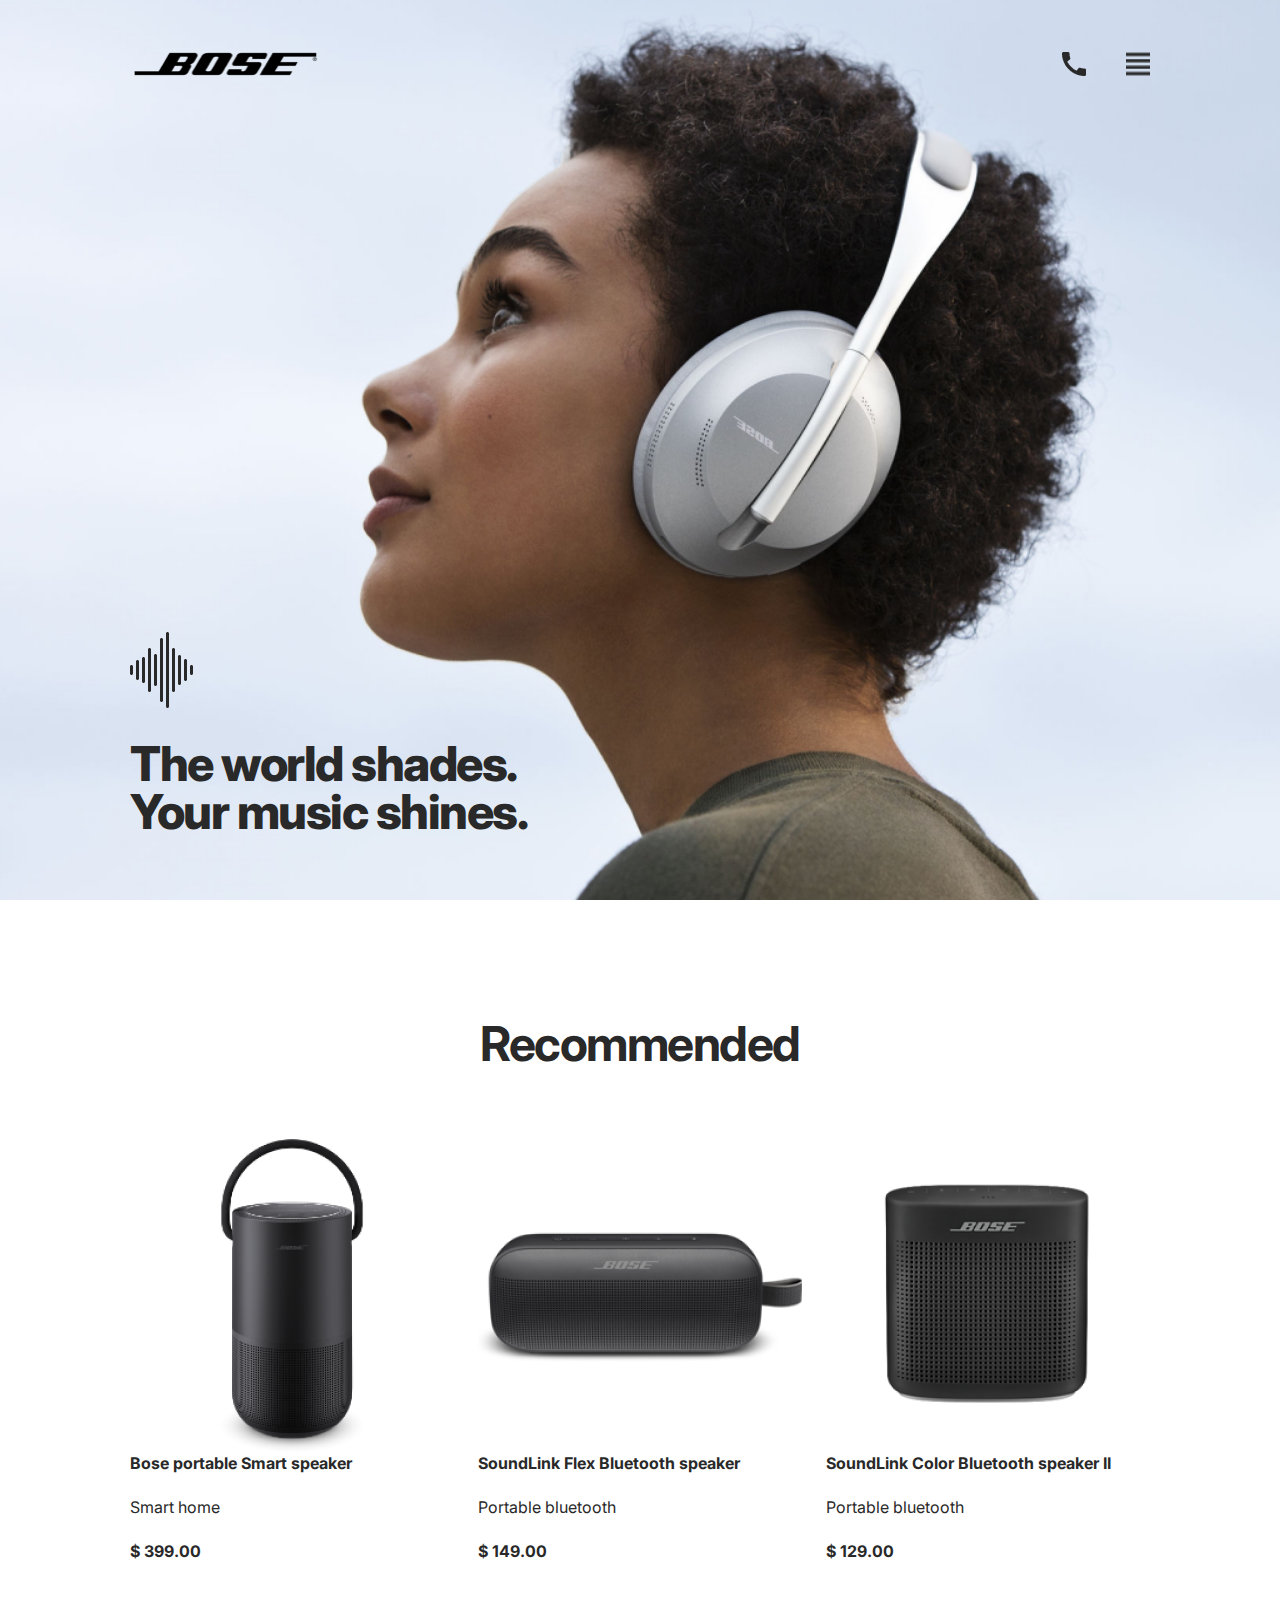
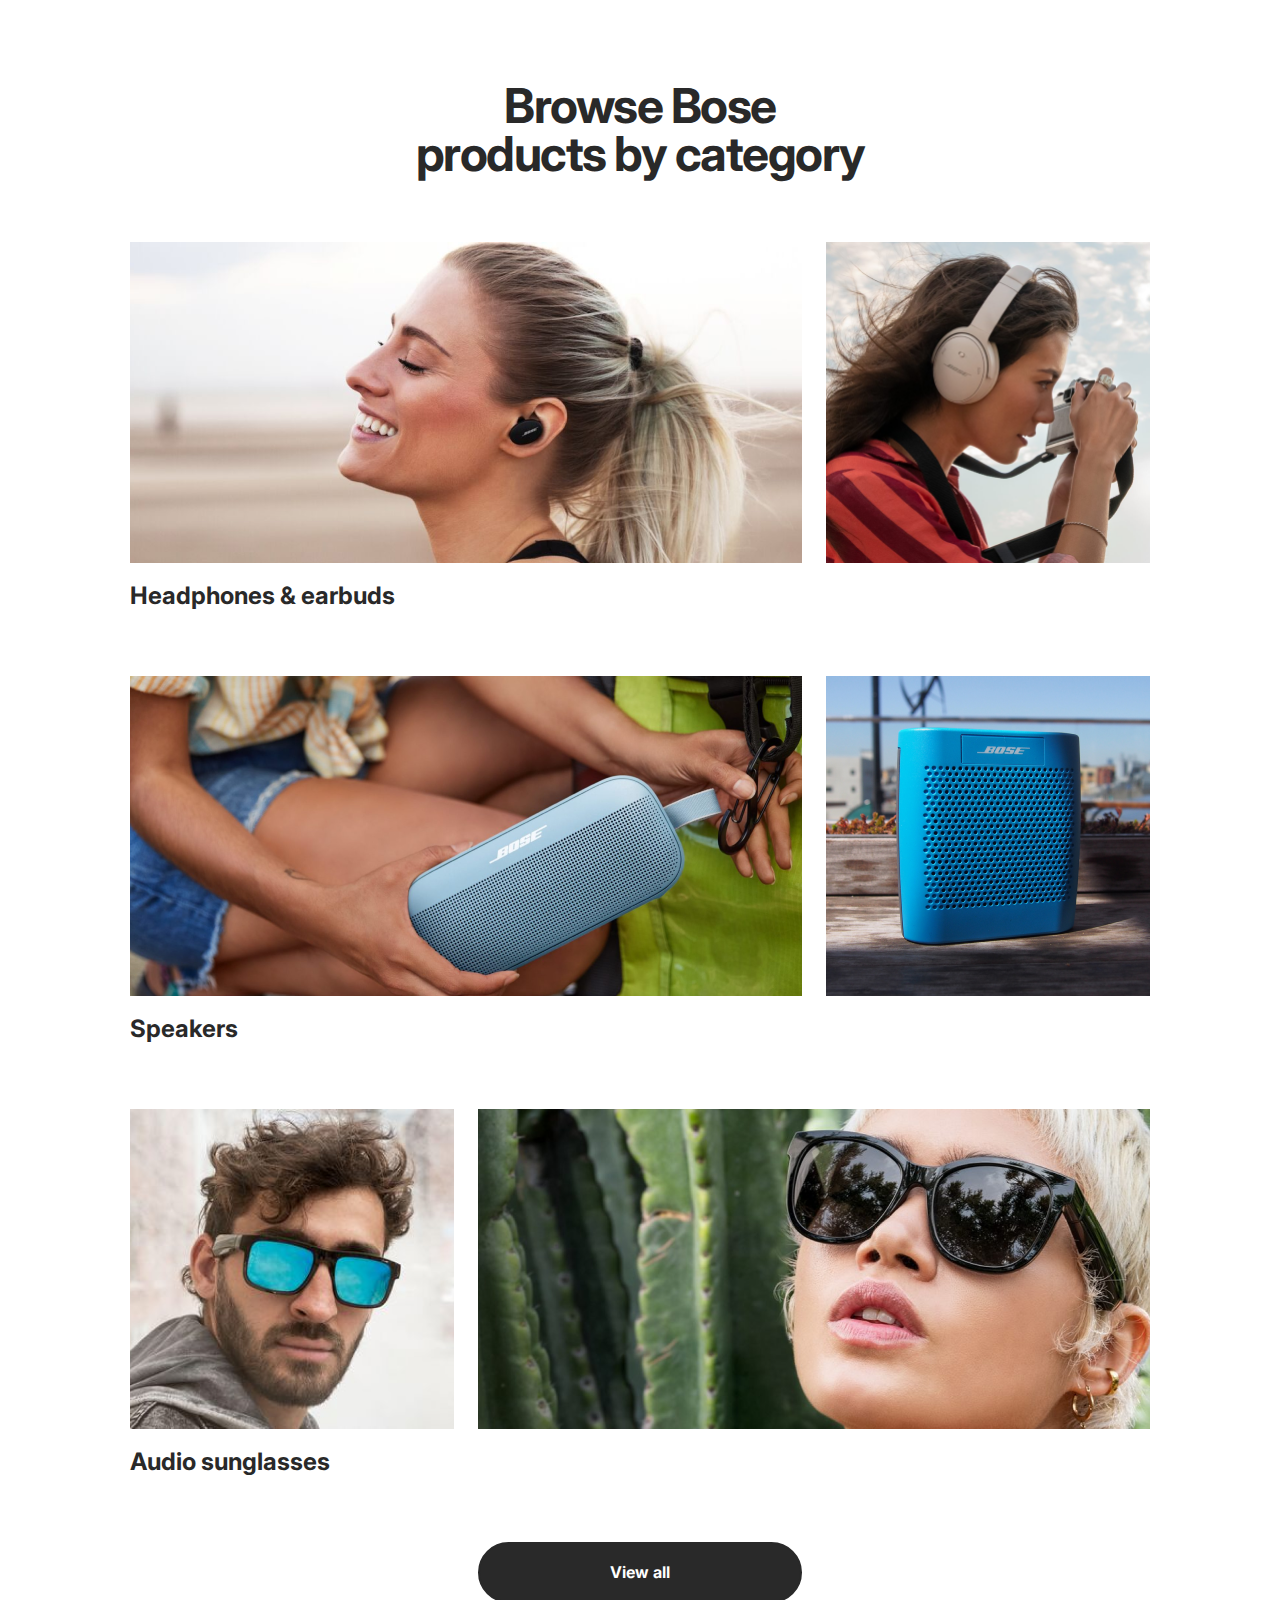
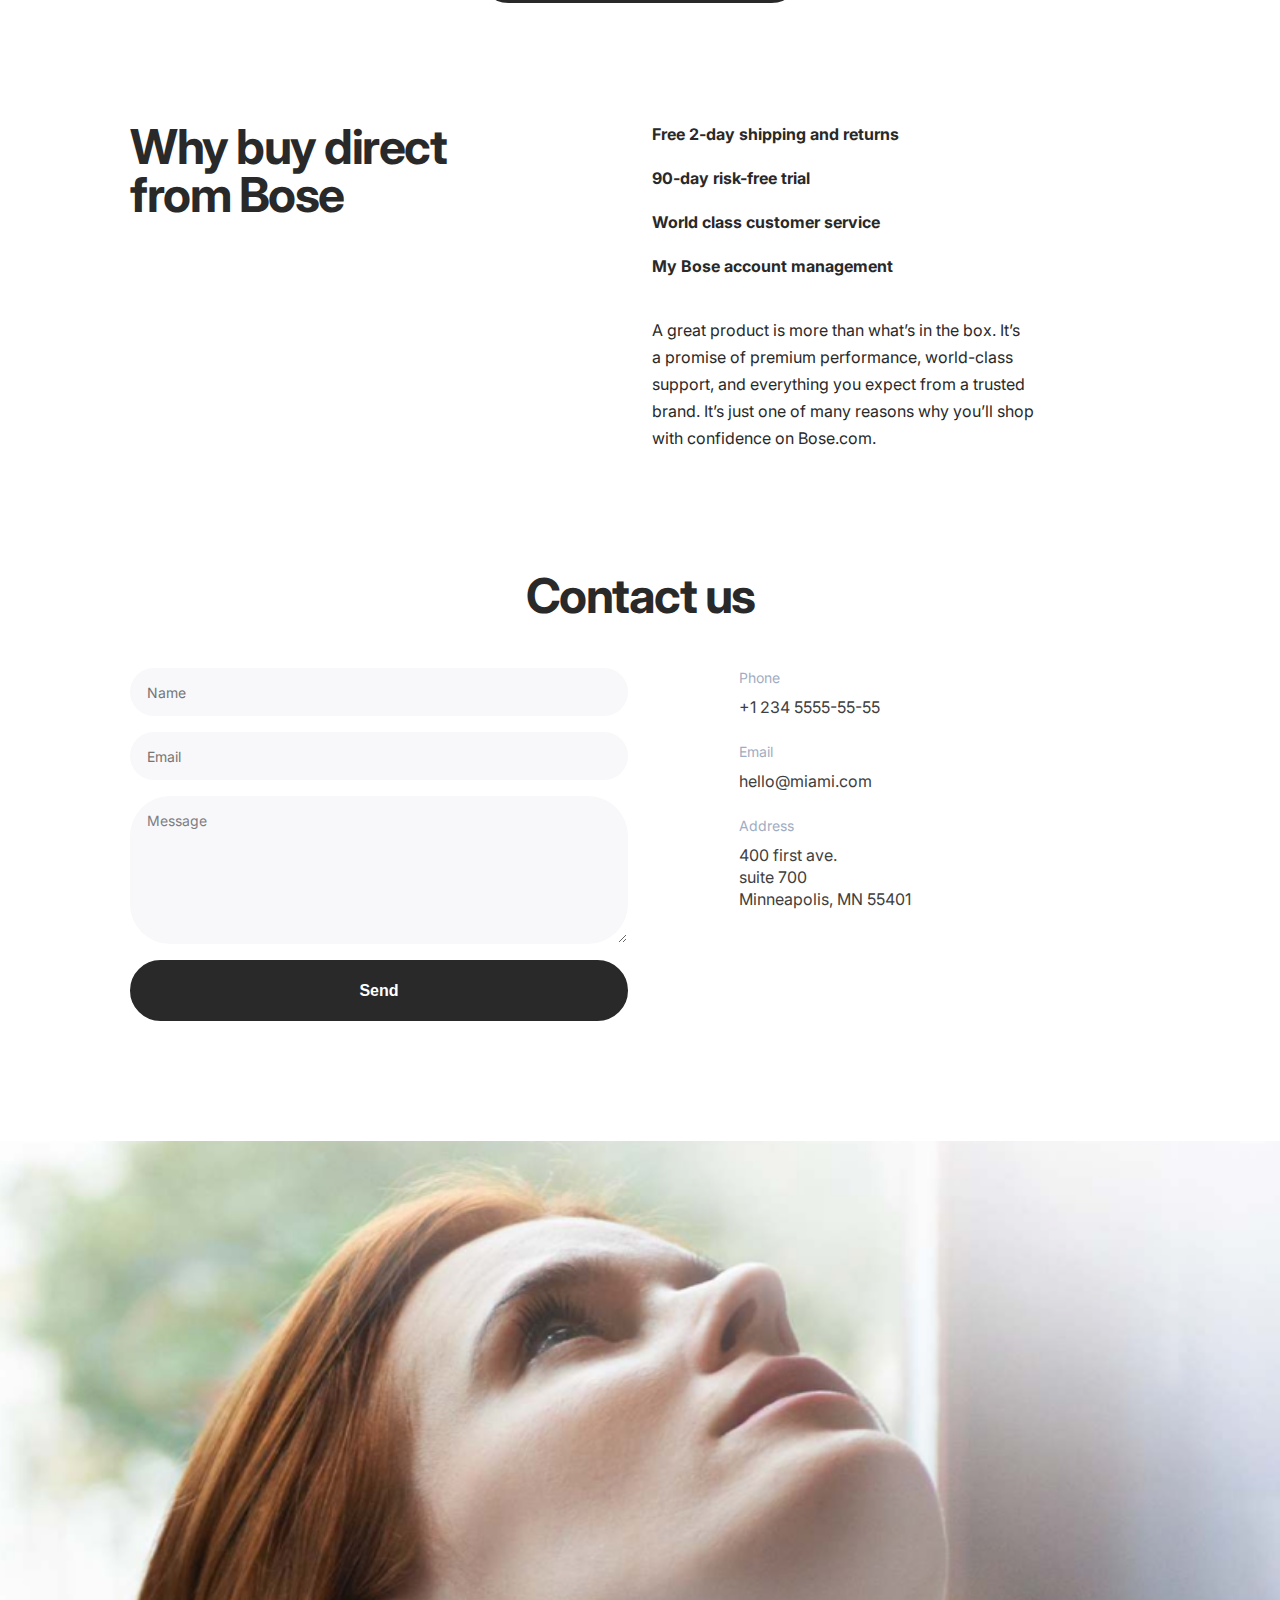
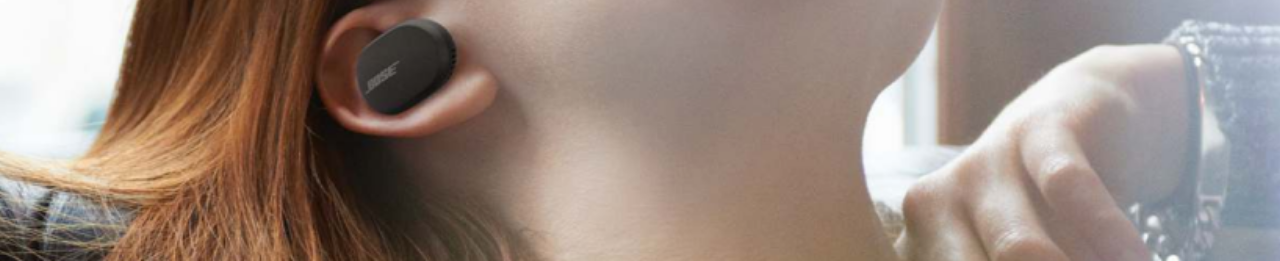
<file: index.html>
<!DOCTYPE html><html lang="en"><head><meta charset="UTF-8"><meta name="viewport" content="width=device-width, initial-scale=1.0"><title>Bose</title><link rel="icon" type="image/png" href="sound_w.bb27ec5b.png"><link rel="stylesheet" href="main.2ef64d86.css"><script src="main.4be1e778.js" defer></script></head><body class="page"> <header class="header"> <div class="header__content-wrapper"> <section class="header__content"> <a href="#"> <img class="header__logo" src="Bose_logo.fef2d9f1.png" alt="boss logo"> </a> <div class="header__icon"> <a class="header__phone" href="tel:+1-234-555-55-55"></a> <a href="#menu" class="header__menu-toggler"> </a> </div> </section> <h1 class="header__title">The world shades. <br> Your music shines. </h1> </div> </header> <section class="menu page__menu" id="menu"> <div class="menu__content-wrapper"> <div class="menu__content"> <div class="menu__top"> <a href="#"> <img class="menu__logo" src="Bose_logo.fef2d9f1.png" alt="bose logo"> </a> <a href="#" class="menu_toggler"></a> </div> <nav class="menu__nav"> <ul class="menu__list"> <li class="menu__item"> <a href="#" class="menu__link">home</a> </li> <li class="menu__item"> <a href="#recommended" class="menu__link">recommended products</a> </li> <li class="menu__item"> <a href="#category" class="menu__link">product category</a> </li> <li class="menu__item"> <a href="#about" class="menu__link">why us</a> </li> <li class="menu__item"> <a href="#contact" class="menu__link">contact us</a> </li> </ul> <a href="tel:+1 234 555-55-55" class="menu__call menu__call--phone"> +1 234 555-55-55 </a> <a href="tel:+1 234 555-55-55" class="menu__call menu__call--action"> Call to order </a> </nav> </div> </div> </section> <section class="products" id="recommended"> <div class="products__content-wrapper"> <h2 class="title products__title">Recommended</h2> <div class="products__product"> <article class="products__item"> <img class="products__img" src="rec_item.12f06f27.png" alt="Bose portable Smart speaker"> <div class="products__disc"> <p> <strong>Bose portable Smart speaker</strong> <br> <br> Smart home <br> <br> <strong>$ 399.00</strong> </p> </div> </article> <article class="products__item"> <img class="products__img" src="rec2_item.d608e688.png" alt="SoundLink Flex Bluetooth speaker"> <div class="products__disc"> <p> <strong>SoundLink Flex Bluetooth speaker</strong> <br> <br> Portable bluetooth <br> <br> <strong>$ 149.00</strong> </p> </div> </article> <article class="products__item"> <img class="products__img" src="rec3_item.6f7fe819.png" alt="SoundLink Color Bluetooth speaker II"> <div class="products__disc"> <p> <strong>SoundLink Color Bluetooth speaker II</strong> <br> <br> Portable bluetooth <br> <br> <strong>$ 129.00</strong> </p> </div> </article> </div> </div> </section> <section class="category"> <div class="category__content-wrapper"> <h2 class="title category__title" id="category"> Browse Bose <br> products by category </h2> <div class="category__row"> <div class="category__photo category__photo--cols--1-5"> <img class="category__img" src="pic1.6496c3b4.png" alt="earbud image"> </div> <div class="category__photo category__photo--cols--5-7"> <img class="category__img" src="pic2.abca9204.png" alt="headphone image"> </div> </div> <p class="category__text"> Headphones & earbuds </p> <div class="category__row"> <div class="category__photo category__photo--cols--1-5"> <img class="category__img" src="pic3.28bae44c.png" alt="earbud image"> </div> <div class="category__photo category__photo--cols--5-7"> <img class="category__img" src="pic4.3da8c144.png" alt="headphone image"> </div> </div> <p class="category__text"> Speakers </p> <div class="category__row"> <div class="category__photo category__photo--cols--1-3"> <img class="category__img" src="pic5.12b1a4a9.png" alt="earbud image"> </div> <div class="category__photo category__photo--cols--3-7"> <img class="category__img category__sub-img" src="pic6.970af036.png" alt="headphone image"> </div> </div> <p class="category__text"> Audio sunglasses </p> <a href="#category" class="button category__button">View all</a> </div> </section> <section class="promo" id="about"> <div class="promo__content-wrapper"> <h2 class="promo__title"> Why buy direct <br> from Bose </h2> <div class="promo__text"> <div class="promo__text-main"> <p> Free 2-day shipping and returns <br> <br> 90-day risk-free trial <br> <br> World class customer service <br> <br> My Bose account management </p> </div> <div class="promo__text-sub"> <p> A great product is more than what’s in the box. It’s <br class="promo__line-break"> a promise of premium performance, world-class <br class="promo__line-break"> support, and everything you expect from a trusted <br class="promo__line-break"> brand. It’s just one of many reasons why you’ll shop <br class="promo__line-break"> with confidence on Bose.com. </p> </div> </div> </div> </section> <section class="contact" id="contact"> <div class="contact__content-wrapper"> <h2 class="title contact__title"> Contact us </h2> <div class="contact__main"> <div class="contact__form"> <form class="contact__f" id="form" action="#" method="post"> <label> <input type="text" name="name" class="contact__input contact__name" placeholder="Name" required> </label> <label> <input type="email" name="email" class="contact__input contact__email" placeholder="Email" required> </label> <label> <textarea name="message" class="contact__input contact__message" placeholder="Message" cols="20" rows="10"></textarea> </label> <button class="button contact__button">Send</button> </form> </div> <div class="contact__details"> <p class="contact__light-text"> Phone </p> <a href="tel:+1-234-555-55-55"> <p class="contact__dark-text"> +1 234 5555-55-55 </p> </a> <p class="contact__light-text"> Email </p> <a href="mailto:hello@miami.com"> <p class="contact__dark-text"> hello@miami.com </p> </a> <p class="contact__light-text"> Address </p> <a href="https://goo.gl/maps/18YiNV9TxsRqdTEs7" target="_blank"> <p class="contact__dark-text"> 400 first ave. <br> suite 700 <br> Minneapolis, MN 55401 </p> </a> </div> </div> </div> </section> <footer class="footer page__footer"> </footer> </body></html>
</file>
<file: main.2ef64d86.css>
@import url("https://fonts.googleapis.com/css2?family=Inter:wght@400;700;800&display=swap");body,h1,h2,p{margin:0}a{text-decoration:none;color:#fff}*{box-sizing:border-box}html{font-family:Inter,sans-serif;color:#292929;scroll-behavior:smooth}.header{padding:52px 120px 64px;height:100vh;background-image:url(header_img.4a4c9bf4.png);background-repeat:no-repeat;background-size:cover;background-position:top}@media (max-width:768px){.header{padding:52px 72px 40px;background-image:url(header_ipad-img.29ed2265.png)}}@media (max-width:520px){.header{padding:40px 20px 94px;background-image:url(header_mobile-img.aeb2f981.png)}}.header__content-wrapper{margin:0 auto;max-width:1020px;flex-direction:column;height:100%}.header__content,.header__content-wrapper{display:flex;justify-content:space-between}.header__content{align-items:center}.header__logo{display:block;width:190px;height:24px}@media (max-width:520px){.header__logo{height:16px;width:130px}}.header__icon{display:flex;position:relative}.header__menu-toggler{height:24px;width:24px;margin-left:40px;border:none;background-image:url(menu_toggler_default.b1af5d78.png);background-repeat:no-repeat;background-size:cover;background-color:transparent;background-position:50%;cursor:pointer}.header__menu-toggler:hover{background-image:url(menu_toggler_hover.1d56ff19.png)}@media (max-width:520px){.header__menu-toggler{height:18px;width:18px}}.header .header__phone{height:24px;width:24px;background-image:url(phone.c3c86e0e.png);background-repeat:no-repeat;background-size:cover;background-color:transparent}@media (max-width:520px){.header .header__phone{height:18px;width:18px}}.header .header__phone:before{content:"+1-234-555-55-55";white-space:nowrap;letter-spacing:2px;position:absolute;right:50%;top:-100%;font-size:12px;line-height:16px;font-weight:700;color:transparent;pointer-events:none;transition:color .5s}@media (max-width:768px){.header .header__phone:before{display:none}}@media (max-width:520px){.header .header__phone:before{display:none}}.header .header__phone:hover:before{color:#292929;pointer-events:auto}.header__title{font-size:48px;line-height:48px;font-weight:800;letter-spacing:-1.5px;position:relative}.header__title:before{content:"";background-image:url(sound_w.bb27ec5b.png);display:block;width:63px;height:76px;position:absolute;top:-108px}@media (max-width:520px){.header__title:before{background-image:url(mobile_sound-wave.3342d60e.png);background-repeat:no-repeat;background-size:cover;width:32px;height:27px;top:-43px}}@media (max-width:768px){.header__title{font-size:40px;line-height:40px;font-weight:800}}@media (max-width:520px){.header__title{font-size:32px;line-height:32px;font-weight:800}}.page--with-menu{overflow:hidden}.page__menu{position:fixed;top:0;left:0;right:0;transform:translateX(-100%);transition:transform .5s}.page__menu:target{transform:translateX(0)}.menu{padding:52px 120px 64px;height:100vh;background-color:#e5e5e5}@media (max-width:768px){.menu{padding:52px 72px 40px;height:800px}}@media (max-width:520px){.menu{padding:40px 20px 94px;height:100vh}}.menu__content-wrapper{margin:0 auto;max-width:1020px;height:100%;padding:48px 120px auto}.menu__top{margin-bottom:80px;display:flex;justify-content:space-between}.menu__list{list-style:none;padding:0;margin:0 0 40px}.menu__item{text-decoration:none;list-style:none;margin-bottom:32px}.menu__item:last-child{margin-bottom:0}.menu__link{display:inline-block;text-decoration:none;color:#292929;text-transform:uppercase;border-bottom:2px solid transparent;transition:border-color .5s;font-size:22px;line-height:22px;font-weight:700;letter-spacing:2px}.menu__link:hover{border-color:#292929}.menu__call{color:#292929;display:block;text-transform:uppercase;width:max-content}.menu__call--phone{padding-bottom:16px;font-size:16px;line-height:27px;font-weight:700}.menu__call--action{padding-bottom:8px;border-bottom:1px solid #292929;font-size:12px;line-height:16px;font-weight:700;letter-spacing:2px}.menu_toggler{height:24px;width:24px;margin-left:40px;border:none;background-image:url(cross.380dbabb.png);background-repeat:no-repeat;background-size:cover;background-color:transparent;background-position:50%;cursor:pointer}@media (max-width:520px){.menu_toggler{height:18px;width:18px}}.products{padding:120px}.products__img{width:100%}@media (max-width:768px){.products{padding:120px 176px}}@media (max-width:520px){.products{padding:120px 20px}}.products__content-wrapper{margin:0 auto;max-width:1020px}.products__product{display:flex;gap:24px}@media (max-width:768px){.products__product{flex-direction:column;gap:40px}}@media (max-width:520px){.products__product{flex-direction:column;gap:48px}}.products__title{margin-bottom:64px;justify-content:center}@media (max-width:520px){.products__title{margin-bottom:48px}}.products__item{display:flex;flex-direction:column;flex-basis:33%;justify-content:center;transition:transform .5s}.products__item:hover{transform:scale(1.1)}.products__image{justify-content:center}.products__disc{font-size:16px;line-height:22px;font-weight:400}.category{padding:0 120px 120px}@media (max-width:768px){.category{padding:0 72px 120px}}@media (max-width:520px){.category{padding:0 20px 120px}}.category__content-wrapper{margin:0 auto;max-width:1020px}.category__title{margin-bottom:64px}@media (max-width:520px){.category__title{margin-bottom:48px}}.category__row{display:grid;grid-template-columns:repeat(6,1fr);column-gap:24px;padding-bottom:16px;position:relative}@media (max-width:520px){.category__row{grid-template-columns:repeat(2,1fr);column-gap:20px;position:static}}.category__photo{height:100%;width:100%}.category__photo--cols--1-1{grid-column:1/1}.category__photo--cols--1-2{grid-column:1/2}.category__photo--cols--1-3{grid-column:1/3}.category__photo--cols--1-4{grid-column:1/4}.category__photo--cols--1-5{grid-column:1/5}.category__photo--cols--1-6{grid-column:1/6}.category__photo--cols--1-7{grid-column:1/7}.category__photo--cols--2-2{grid-column:2/2}.category__photo--cols--2-3{grid-column:2/3}.category__photo--cols--2-4{grid-column:2/4}.category__photo--cols--2-5{grid-column:2/5}.category__photo--cols--2-6{grid-column:2/6}.category__photo--cols--2-7{grid-column:2/7}.category__photo--cols--3-3{grid-column:3/3}.category__photo--cols--3-4{grid-column:3/4}.category__photo--cols--3-5{grid-column:3/5}.category__photo--cols--3-6{grid-column:3/6}.category__photo--cols--3-7{grid-column:3/7}.category__photo--cols--4-4{grid-column:4/4}.category__photo--cols--4-5{grid-column:4/5}.category__photo--cols--4-6{grid-column:4/6}.category__photo--cols--4-7{grid-column:4/7}.category__photo--cols--5-5{grid-column:5/5}.category__photo--cols--5-6{grid-column:5/6}.category__photo--cols--5-7{grid-column:5/7}.category__photo--cols--6-6{grid-column:6/6}.category__photo--cols--6-7{grid-column:6/7}.category__photo--cols--7-7{grid-column:7/7}@media (max-width:520px){.category__photo{grid-column:unset;height:0;padding-bottom:100%;position:relative}}.category__img{display:block;height:100%;width:100%;object-fit:cover;object-position:center;transition:transform .5s}.category__img:hover{transform:scale(1.1)}@media (max-width:520px){.category__img{position:absolute}}.category__sub-img{object-position:right center}.category__text{font-size:24px;line-height:33px;font-weight:700;margin-bottom:64px}.category__text:last-child{margin-bottom:40px}@media (max-width:520px){.category__text{margin-bottom:40px;font-size:16px;line-height:22px;font-weight:700}}.category__button{margin:0 auto}.title{text-align:center;font-size:48px;line-height:48px;font-weight:700;letter-spacing:-1.5px}@media (max-width:768px){.title{font-size:40px;line-height:40px;font-weight:700}}@media (max-width:520px){.title{font-size:32px;line-height:32px;font-weight:700}}.button{display:flex;justify-content:center;color:#fff;font-size:16px;line-height:27px;font-weight:700;padding:15px 130px;border:2px solid #292929;border-radius:40px;background-color:#292929;width:max-content;transition:color,background-color .5s}@media (max-width:520px){.button{width:100%;padding:15px 90px}}.button:hover{background-color:#fff;color:#292929}.button:active{color:#fff;background-color:#111}.promo{padding:0 120px 120px}@media (max-width:768px){.promo{padding:0 72px 96px}}@media (max-width:520px){.promo{padding:0 20px 110px}}.promo__content-wrapper{margin:0 auto;max-width:1020px;display:flex;gap:24px}@media (max-width:520px){.promo__content-wrapper{display:flex;flex-direction:column;row-gap:32px}}.promo__title{font-size:48px;line-height:48px;font-weight:700;letter-spacing:-1.5px;flex-basis:50%}@media (max-width:768px){.promo__title{font-size:40px;line-height:40px;font-weight:700}}@media (max-width:520px){.promo__title{font-size:32px;line-height:32px;font-weight:700}}.promo__text-main{font-size:16px;line-height:22px;font-weight:700;padding-bottom:40px}.promo__text-sub{font-size:16px;line-height:27px;font-weight:400}.promo__text{flex-basis:50%}@media (max-width:768px){.promo__line-break{display:none}}.contact{padding:0 120px 120px}@media (max-width:768px){.contact{padding:0 72px 96px}}@media (max-width:520px){.contact{padding:0 20px 120px}}.contact__content-wrapper{margin:0 auto;max-width:1020px}.contact__main{display:grid;grid-template-columns:repeat(12,1fr);gap:24px}@media (max-width:768px){.contact__main{grid-template-columns:repeat(2,1fr);column-gap:24px}}@media (max-width:520px){.contact__main{grid-template-columns:1fr;grid-template-rows:repeat(2,auto);row-gap:56px}}.contact__title{margin-bottom:48px}.contact__form{width:100%;grid-column:1/7;flex-basis:50%}@media (max-width:768px){.contact__form{grid-column:1/2}}@media (max-width:520px){.contact__form{grid-column:1/-1;grid-row:1/2}}.contact .contact__input{display:block;width:100%;margin-bottom:16px;border-radius:40px;padding-left:16px;border:1px solid transparent;background-color:#f8f8fa;font-size:14px;line-height:20px;font-weight:400;font-family:Inter,sans-serif}.contact .contact__input:hover{border-color:#d5d7de}.contact .contact__input:focus{border-color:#292929;color:#292929;outline:none}.contact__email,.contact__name{height:48px}.contact__message{height:148px;margin-bottom:32px;border-radius:16px;padding-top:14px;font-family:Inter,sans-serif}.contact__message::placeholder{font-weight:400;color:#7e7e83}.contact__button{width:100%}.contact__details{display:inline-block;grid-column:8/13}@media (max-width:768px){.contact__details{grid-column:2/-1}}@media (max-width:520px){.contact__details{grid-column:1/-1;grid-row:2/-1}}.contact__light-text{margin-bottom:8px;font-size:14px;line-height:20px;font-weight:400;color:#9fadc2}.contact__dark-text{margin-bottom:24px;font-size:16px;line-height:22px;font-weight:400;color:#3e3e3e;cursor:pointer;transition:color .5s}.contact__dark-text:hover{color:#190808;font-weight:600}.footer{background-image:url(footer_img.8c6b0b7e.png);height:80vh;background-repeat:no-repeat;background-size:cover;background-position:top;padding:0 120px}@media (max-width:520px){.footer{height:50vh}}
/*# sourceMappingURL=main.2ef64d86.css.map */
</file>
